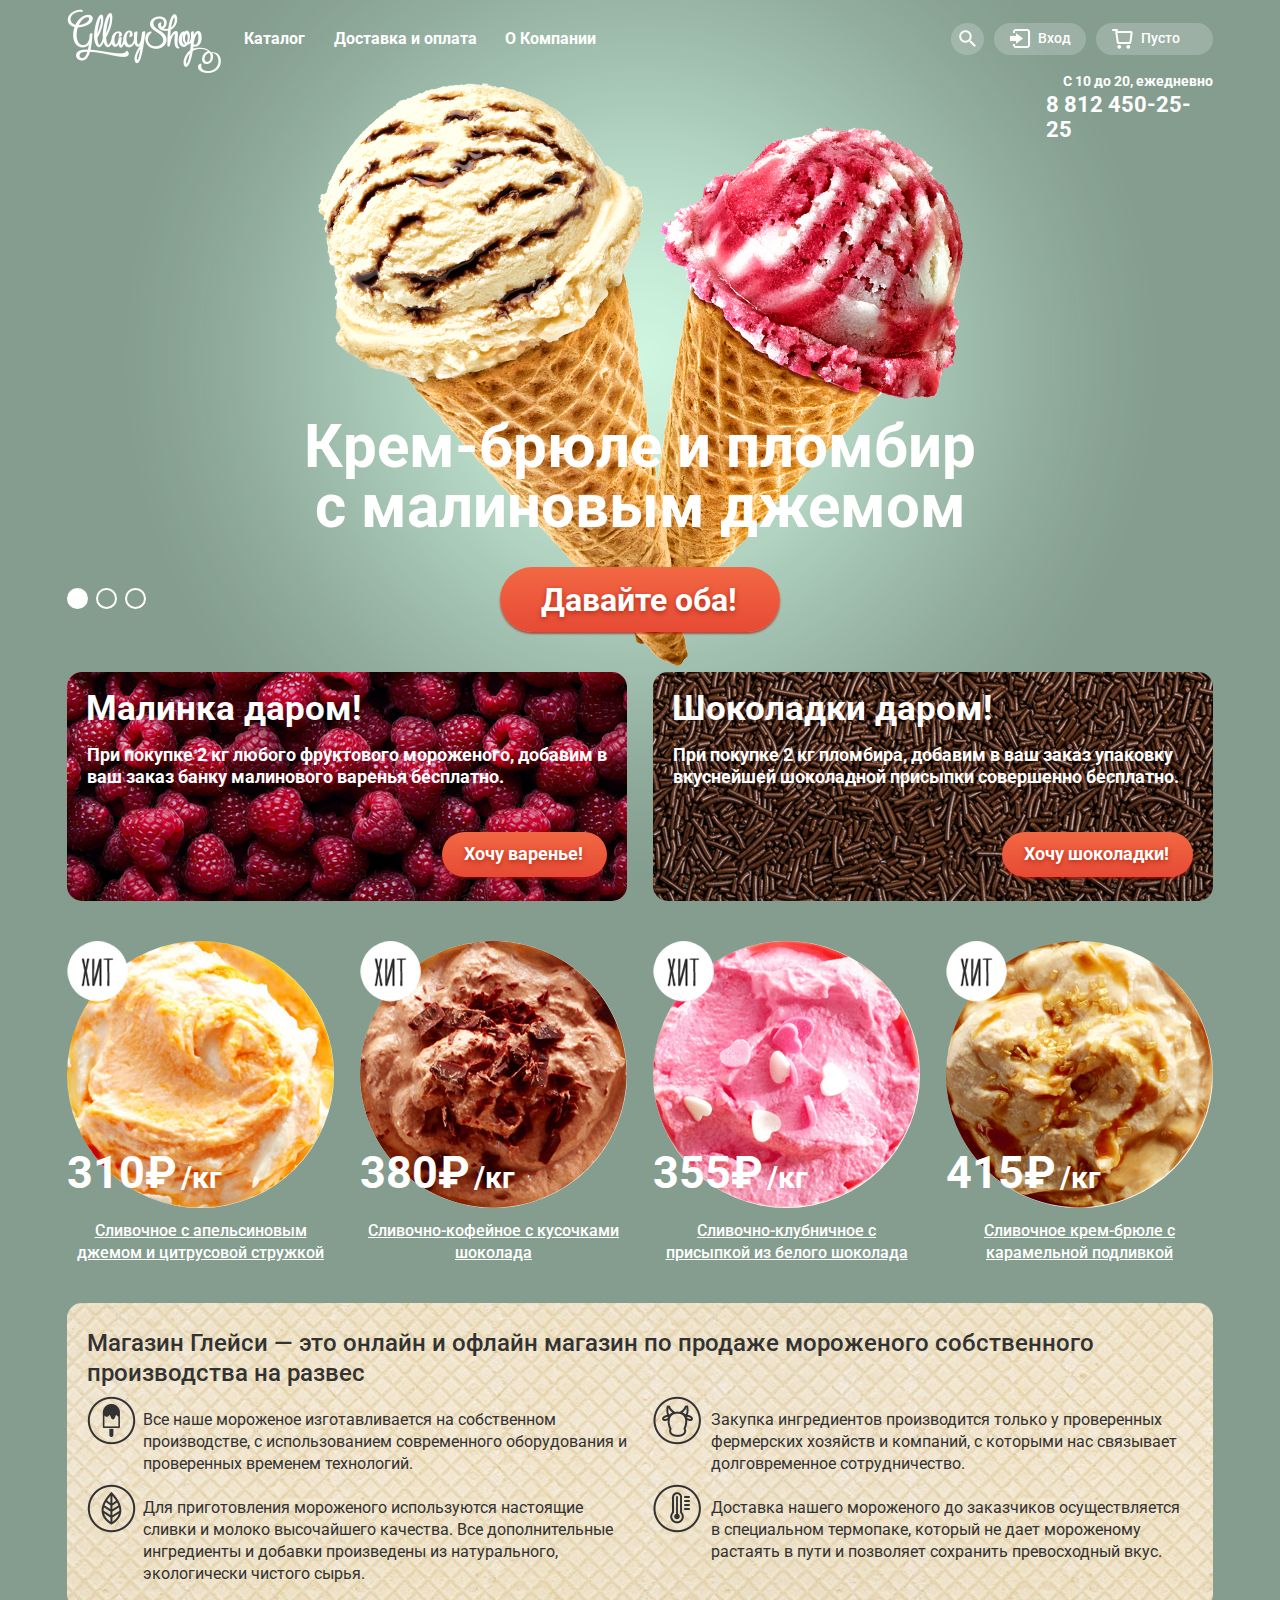
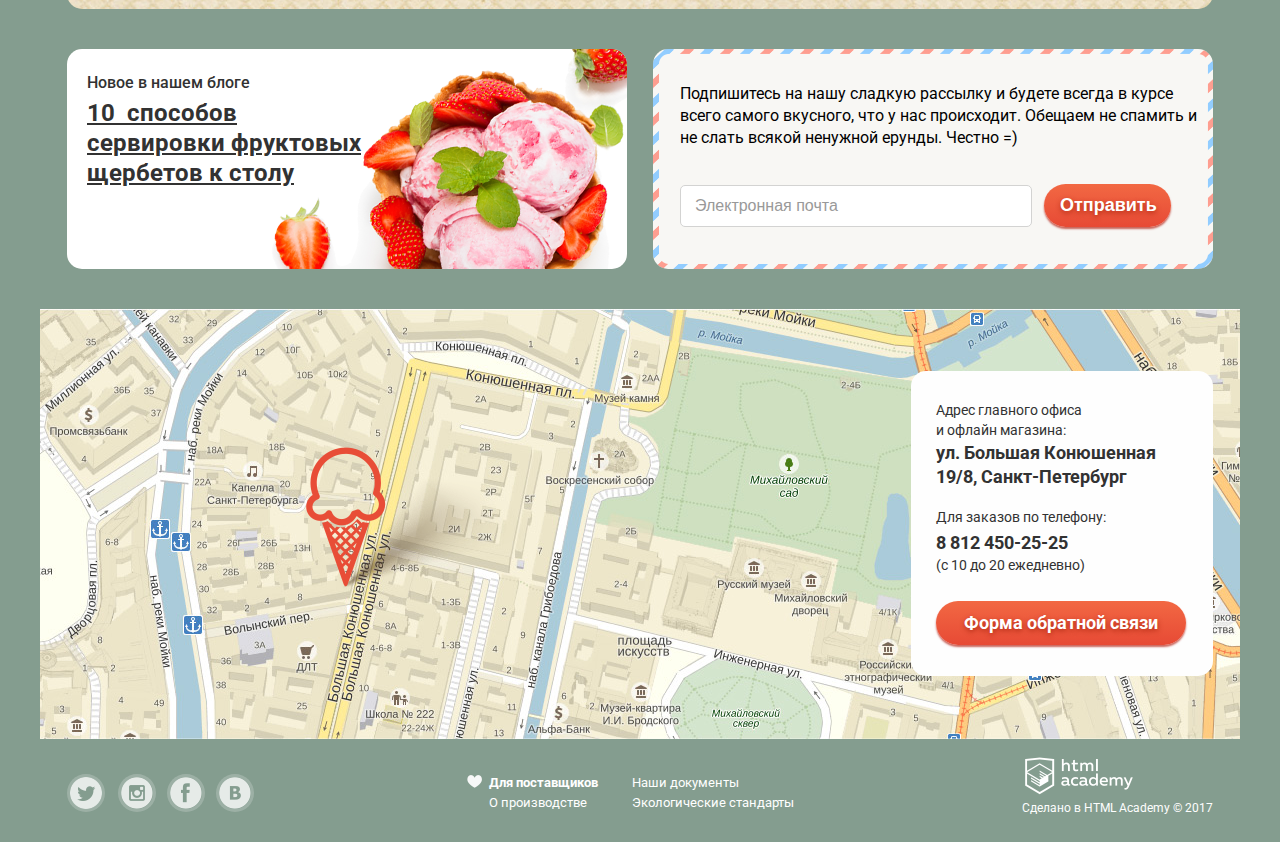
<file: index.html>
<!DOCTYPE html>
<html lang="ru">

<head>
  <meta charset="utf-8">
  <title>HTML Academy: Глейси</title>
  <link href="https://fonts.googleapis.com/css?family=Roboto:400,500,700&amp;subset=cyrillic" rel="stylesheet">
  <link href="css/normalize.css" rel="stylesheet">
  <link href="css/style.min.css" rel="stylesheet">
</head>

<body>
  <input type="radio" id="btn-1" name="toggle" checked>
  <input type="radio" id="btn-2" name="toggle">
  <input type="radio" id="btn-3" name="toggle">
  <div class="global-wrapper">
    <div class="wrapper">
      <header class="main-header">
        <div class="container clearfix">
          <nav class="main-navigation">
            <div class="main-logo">
              <a><img src="img/icon-logo.png" width="154" height="64" alt="Магазин 'Глейси'"></a>
            </div>
            <ul class="main-menu">
              <li><a class="menu-link-1" href="#">Каталог</a>
                <div class="menu-bridge">
                  <ul class="sub-menu">
                    <li><a class="top-link" href="#">Новинки</a></li>
                    <li><a class="sub-menu-link" href="catalog.html">Сливочное</a></li>
                    <li><a class="sub-menu-link" href="#">Щербеты</a></li>
                    <li><a class="sub-menu-link" href="#">Фруктовый лед</a></li>
                    <li><a class="bottom-link" href="#">Мелорин</a></li>
                  </ul>
                </div>
              </li>
              <li><a class="menu-link-2" href="#">Доставка и оплата</a></li>
              <li><a class="menu-link-3" href="#">О Компании</a></li>
            </ul>
          </nav>
          <div class="user-block">
            <div class="user-block-search">
              <a class="user-block-btn search" href="#">Поиск</a>
              <div class="search-field">
                <form action="https://echo.htmlacademy.ru" method="post">
                  <div class="input-wrapper">
                    <input class="input-style" type="text" name="search" id="search" placeholder="Что ищем?" required>
                    <label for="search">Что ищем?</label>
                  </div>
                </form>
              </div>
            </div>
            <div class="user-block-login">
              <a class="user-block-btn login" href="#">Вход</a>
              <div class="login-field">
                <form action="https://echo.htmlacademy.ru" method="post">
                  <div class="input-wrapper">
                    <input class="input-style" type="email" name="email" id="email-1" placeholder="Электронная почта" required>
                    <label for="email-1">Электронная почта</label>
                  </div>
                  <div class="input-wrapper">
                    <input class="input-style" type="password" name="password" id="password" placeholder="Пароль" required>
                    <label for="password">Пароль</label>
                  </div>
                </form>
                <a class="login-btn red-btn" href="#">Войти</a>
                <div class="login-field-links">
                  <p class="field-link-1"><a class="black-link" href="#">Забыли пароль?</a></p>
                  <p class="field-link-2"><a class="black-link" href="#">Новая регистрация</a></p>
                </div>
              </div>
            </div>
            <a class="user-block-btn cart" href="#">Пусто</a>
          </div>
          <div class="header-contacts">
            <p>С 10 до 20, ежедневно</p>
            <span>8 812 450-25-25</span>
          </div>
        </div>
        <div class="slider">
          <div class="slide" id="slide-1">
            <div class="slide-title">Крем-брюле и пломбир с малиновым джемом
            </div>
            <a class="slide-btn" href="#">Давайте оба!</a>
          </div>
          <div class="slide" id="slide-2">
            <div class="slide-title">Шоколадный пломбир и лимонный сорбет
            </div>
            <a class="slide-btn" href="#">Давайте оба!</a>
          </div>
          <div class="slide" id="slide-3">
            <div class="slide-title">Пломбир с помадкой и клубничный щербет
            </div>
            <a class="slide-btn" href="#">Давайте оба!</a>
          </div>
          <div class="slider-controls">
            <label for="btn-1"></label>
            <label for="btn-2"></label>
            <label for="btn-3"></label>
          </div>
        </div>
      </header>
      <main>
        <div class="container">
          <section class="special-offers clearfix">
            <article class="special-item-left">
              <h2>Малинка даром!</h2>
              <p>При покупке 2 кг любого фруктового мороженого, добавим в ваш заказ банку малинового варенья бесплатно.</p>
              <a class="special-offer-btn red-btn" href="#">Хочу варенье!</a>
            </article>
            <article class="special-item-right">
              <h2>Шоколадки даром!</h2>
              <p>При покупке 2 кг пломбира, добавим в ваш заказ упаковку вкуснейшей шоколадной присыпки совершенно бесплатно.</p>
              <a class="special-offer-btn red-btn" href="#">Хочу шоколадки!</a>
            </article>
          </section>
          <section class="best-offers clearfix">
            <article class="offer-item hit-item">
              <img src="img/index-img-1.jpg" width="267" height="267" alt="Хит продаж">
              <p class="item-price">310&#8381;<span>/кг</span></p>
              <a class="item-link red-link" href="#">Сливочное с апельсиновым джемом и цитрусовой стружкой</a>
              <a class="hidden-btn red-btn" href="#">Быстрый просмотр</a>
            </article>
            <article class="offer-item hit-item">
              <img src="img/index-img-2.jpg" width="267" height="267" alt="Хит продаж">
              <p class="item-price">380&#8381;<span>/кг</span></p>
              <a class="item-link red-link" href="#">Сливочно-кофейное с кусочками шоколада</a>
              <a class="hidden-btn red-btn" href="#">Быстрый просмотр</a>
            </article>
            <article class="offer-item hit-item">
              <img src="img/index-img-3.jpg" width="267" height="267" alt="Хит продаж">
              <p class="item-price">355&#8381;<span>/кг</span></p>
              <a class="item-link red-link" href="#">Сливочно-клубничное с присыпкой из белого шоколада</a>
              <a class="hidden-btn red-btn" href="#">Быстрый просмотр</a>
            </article>
            <article class="offer-item hit-item">
              <img src="img/index-img-4.jpg" width="267" height="267" alt="Хит продаж">
              <p class="item-price">415&#8381;<span>/кг</span></p>
              <a class="item-link red-link" href="#">Сливочное крем-брюле с карамельной подливкой</a>
              <a class="hidden-btn red-btn" href="#">Быстрый просмотр</a>
            </article>
          </section>
          <section class="main-description clearfix">
            <h1>Магазин Глейси — это онлайн и офлайн магазин по продаже мороженого собственного производства на развес</h1>
            <div class="description-1">
              <p>Все наше мороженое изготавливается на собственном производстве, с использованием современного оборудования и проверенных временем технологий.</p>
            </div>
            <div class="description-2">
              <p>Закупка ингредиентов производится только у проверенных фермерских хозяйств и компаний, с которыми нас связывает долговременное сотрудничество.</p>
            </div>
            <div class="description-3">
              <p>Для приготовления мороженого используются настоящие сливки и молоко высочайшего качества. Все дополнительные ингредиенты и добавки произведены из натурального, экологически чистого сырья.</p>
            </div>
            <div class="description-4">
              <p>Доставка нашего мороженого до заказчиков осуществляется в специальном термопаке, который не дает мороженому растаять в пути и позволяет сохранить превосходный вкус.</p>
            </div>
          </section>
          <section class="news clearfix">
            <article class="news-item-left">
              <h2 class="news-title">Новое в нашем блоге</h2>
              <a class="blog-link black-link" href="#">
                <p>10&nbsp; способов сервировки фруктовых щербетов к столу</p>
              </a>
            </article>
            <article class="news-item-right">
              <p>Подпишитесь на нашу сладкую рассылку и будете всегда в курсе всего самого вкусного, что у нас происходит. Обещаем не спамить и не слать всякой ненужной ерунды. Честно =)</p>
              <form action="https://echo.htmlacademy.ru" method="post">
                <div class="input-wrapper">
                  <input class="input-style" type="email" name="email" id="email-2" value="" placeholder="Электронная почта" required>
                  <label for="email-2">Электронная почта</label>
                  <input class="red-btn" type="submit" value="Отправить">
                </div>
              </form>
            </article>
          </section>
        </div>
        <div class="map">
          <div class="google-map">
            <iframe src="https://www.google.com/maps/embed?pb=!1m18!1m12!1m3!1d1998.5991043651616!2d30.320894615892275!3d59.938794181876204!2m3!1f0!2f0!3f0!3m2!1i1024!2i768!4f13.1!3m3!1m2!1s0x4696310fca5ba729%3A0xea9c53d4493c879f!2z0JHQvtC70YzRiNCw0Y8g0JrQvtC90Y7RiNC10L3QvdCw0Y8g0YPQuy4sIDE5LCDQodCw0L3QutGCLdCf0LXRgtC10YDQsdGD0YDQsywgMTkxMTg2!5e0!3m2!1sru!2sru!4v1487637428222" width="1200" height="430" style="border:0" allowfullscreen></iframe>
          </div>
          <img src="img/index-map.jpg" width="1200" height="430" alt="Схема проезда">
          <div class="map-contacts">
            <div class="contacts-information">
              <p class="contacts-regular">Адрес главного офиса
                <br>и офлайн магазина:</p>
              <p class="contacts-bold">ул. Большая Конюшенная
                <br>19/8, Санкт-Петербург</p>
              <p class="contacts-regular">Для заказов по телефону:</p>
              <p class="contacts-bold">8 812 450-25-25</p>
              <p class="contacts-regular">(с 10 до 20 ежедневно)</p>
            </div>
            <a class="feedback-btn red-btn" href="writeus.html">Форма обратной связи</a>
          </div>
          <div class="modal-background"></div>
          <div class="modal-field">
            <button class="modal-field-close" type="button" title="Закрыть">Закрыть</button>
            <p>Мы обязательно вам ответим!</p>
            <form class="modal-form" action="https://echo.htmlacademy.ru" method="post">
              <div class="input-wrapper">
                <input class="input-style" type="text" name="username" id="username" placeholder="Как вас зовут?" required>
                <label for="username">Как вас зовут?</label>
              </div>
              <div class="input-wrapper">
                <input class="input-style" type="email" name="email" id="email-3" placeholder="Ваша почта для ответа?" required>
                <label for="email-3">Ваша почта для ответа?</label>
              </div>
              <div class="input-wrapper">
                <textarea class="input-style" name="text" id="text" placeholder="Напишите что-нибудь..." required></textarea>
                <label for="text">Напишите что-нибудь...</label>
              </div>
              <input class="red-btn" type="submit" value="Отправить">
            </form>
          </div>
        </div>
      </main>
      <footer class="main-footer">
        <div class="container clearfix">
          <section class="footer-social">
            <a class="social-btn twitter-btn" href="#">Twitter</a>
            <a class="social-btn instagram-btn" href="#">Instagram</a>
            <a class="social-btn facebook-btn" href="#">Facebook</a>
            <a class="social-btn vkontakte-btn" href="#">Vkontakte</a>
          </section>
          <section class="footer-about">
            <div class="footer-links">
              <a class="first-link red-link" href="#">Для поставщиков</a>
              <a class="red-link" href="#">О производстве</a>
            </div>
            <div class="footer-links">
              <a class="third-link red-link" href="#">Наши документы</a>
              <a class="red-link" href="#">Экологические стандарты</a>
            </div>
          </section>
          <section class="footer-copyright">
            <p>Сделано в <a class="red-link" href="https://htmlacademy.ru/">HTML Academy</a> &#169; 2017</p>
          </section>
        </div>
      </footer>
    </div>
  </div>
  <script src="js/script.min.js"></script>
</body>

</html>
</file>
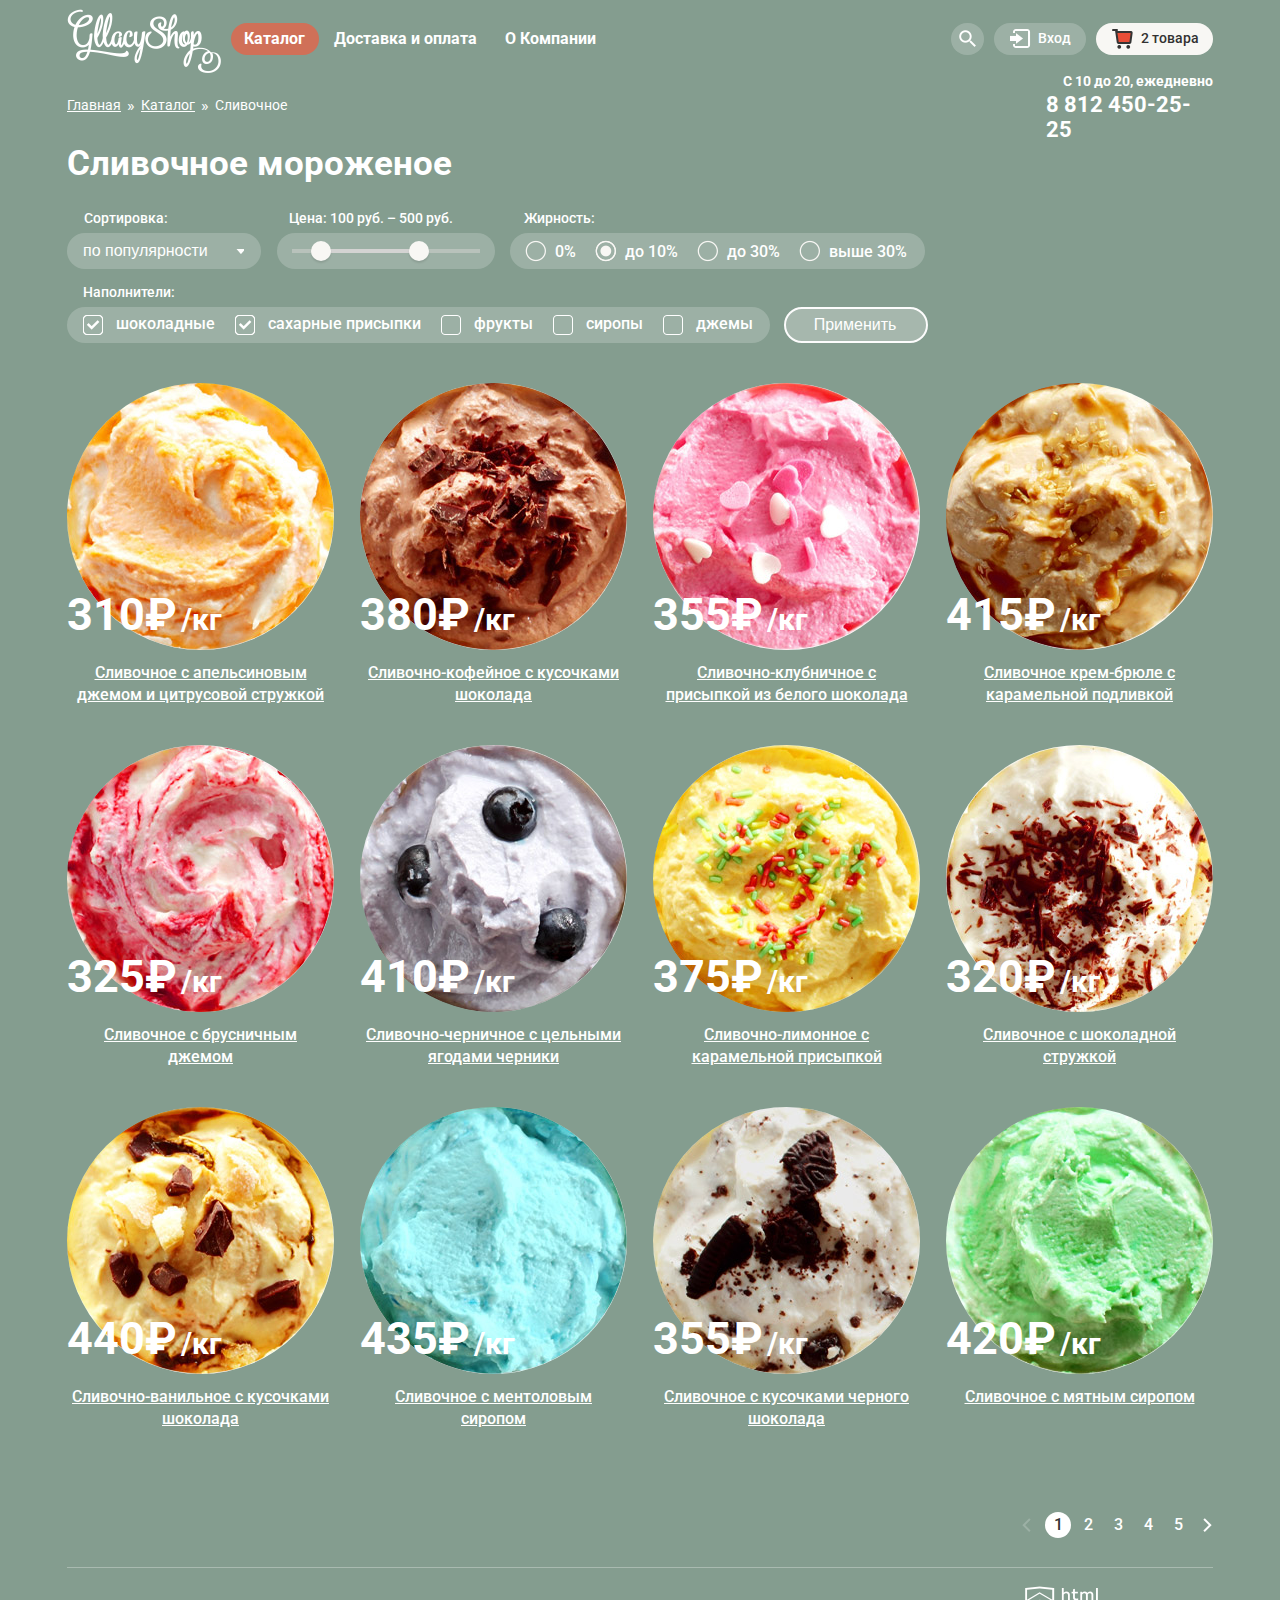
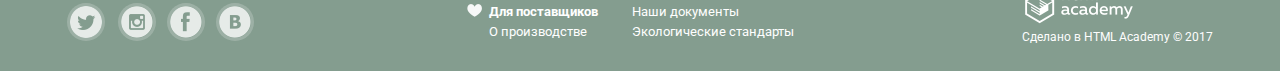
<file: catalog.html>
<!DOCTYPE html>
<html lang="ru">

<head>
  <meta charset="utf-8">
  <title>HTML Academy: Каталог Глейси</title>
  <link href="https://fonts.googleapis.com/css?family=Roboto:400,500,700&amp;subset=cyrillic" rel="stylesheet">
  <link href="css/normalize.css" rel="stylesheet">
  <link href="css/style.min.css" rel="stylesheet">
</head>

<body>
  <div class="wrapper">
    <header class="main-header">
      <div class="container clearfix">
        <nav class="main-navigation">
          <div class="main-logo">
            <a href="index.html"><img src="img/icon-logo.png" width="154" height="64" alt="Магазин 'Глейси'"></a>
          </div>
          <ul class="main-menu">
            <li><a class="menu-link-red" href="#">Каталог</a>
              <div class="menu-bridge">
                <ul class="sub-menu">
                  <li><a class="top-link" href="#">Новинки</a></li>
                  <li><a class="red-condition">Сливочное</a></li>
                  <li><a class="sub-menu-link" href="#">Щербеты</a></li>
                  <li><a class="sub-menu-link" href="#">Фруктовый лед</a></li>
                  <li><a class="bottom-link" href="#">Мелорин</a></li>
                </ul>
              </div>
            </li>
            <li><a class="menu-link-2" href="#">Доставка и оплата</a></li>
            <li><a class="menu-link-3" href="#">О Компании</a></li>
          </ul>
        </nav>
        <div class="user-block">
          <div class="user-block-search">
            <a class="user-block-btn search" href="#">Поиск</a>
            <div class="search-field">
              <form action="https://echo.htmlacademy.ru" method="post">
                <div class="input-wrapper">
                  <input class="input-style" type="text" name="search" id="search" placeholder="Что ищем?" required>
                  <label for="search">Что ищем?</label>
                </div>
              </form>
            </div>
          </div>
          <div class="user-block-login">
            <a class="user-block-btn login" href="#">Вход</a>
            <div class="login-field">
              <form action="https://echo.htmlacademy.ru" method="post">
                <div class="input-wrapper">
                  <input class="input-style" type="email" name="email" id="email" placeholder="Электронная почта" required>
                  <label for="email">Электронная почта</label>
                </div>
              </form>
              <form action="https://echo.htmlacademy.ru" method="post">
                <div class="input-wrapper">
                  <input class="input-style" type="password" name="password" id="password" placeholder="Пароль" required>
                  <label for="password">Пароль</label>
                </div>
              </form>
              <a class="login-btn red-btn" href="#">Войти</a>
              <div class="login-field-links">
                <p class="field-link-1"><a class="black-link" href="#">Забыли пароль?</a></p>
                <p class="field-link-2"><a class="black-link" href="#">Новая регистрация</a></p>
              </div>
            </div>
          </div>
          <div class="user-block-cart">
            <a class="user-block-btn cart-2" href="#">2 товара</a>
            <div class="cart-field">
              <table class="cart-table">
                <tr>
                  <td class="cell-button">
                    <button type="button" value="delete-item"></button>
                  </td>
                  <td class="cell-img-1"></td>
                  <td class="cell-description-1">Пломбир с апельсиновым джемом</td>
                  <td class="cell-amount">1,5 кг x <span>200 руб.</span></td>
                  <td class="cell-total">300 руб.</td>
                </tr>
                <tr>
                  <td class="cell-button">
                    <button type="button" value="delete-item"></button>
                  </td>
                  <td class="cell-img-2"></td>
                  <td class="cell-description-2">Клубничный пломбир с присыпкой из белого шоколада</td>
                  <td class="cell-amount">1,5 кг x <span>300 руб.</span></td>
                  <td class="cell-total">450 руб.</td>
                </tr>
              </table>
              <p class="table-sum">Итого: 750 руб.</p>
              <a class="cart-field-btn red-btn" href="#">Оформить заказ</a>
            </div>
          </div>
        </div>
        <div class="header-contacts-catalog">
          <p>С 10 до 20, ежедневно</p>
          <span>8 812 450-25-25</span>
        </div>
        <div class="breadcrumbs">
          <a class="breadcrumb-item red-link" href="index.html">Главная</a>
          <a class="breadcrumb-item red-link" href="#">Каталог</a>
          <a class="breadcrumb-current">Сливочное</a>
        </div>
      </div>
    </header>
    <main>
      <div class="container">
        <h1 class="catalog-title">Сливочное мороженое</h1>
        <div class="filter-block clearfix">
          <form class="main-filter" action="https://echo.htmlacademy.ru" method="post">
            <div class="filter-sorting">
              <label for="sorting">Сортировка:</label>
              <select name="sorting" id="sorting">
                <option value="popularity">по популярности</option>
                <option value="popularity">сначала недорогие</option>
                <option value="popularity">сначала дорогие</option>
                <option value="popularity">по жирности</option>
              </select>
            </div>
            <div class="filter-price">
              <label>Цена: 100 руб. – 500 руб.</label>
              <div class="filter-price-ranger">
                <div class="scale-bar-1"></div>
                <div class="scale-bar-2"></div>
                <div class="toggle-roller-1"></div>
                <div class="toggle-roller-2"></div>
              </div>
            </div>
            <div class="filter-fatness">
              <label>Жирность:</label>
              <div class="fatness-content">
                <input type="radio" id="fatness-1" name="fatness-value" value="fatness-1">
                <label for="fatness-1">0%</label>
                <input type="radio" id="fatness-2" name="fatness-value" value="fatness-2" checked>
                <label for="fatness-2">до 10%</label>
                <input type="radio" id="fatness-3" name="fatness-value" value="fatness-3">
                <label for="fatness-3">до 30%</label>
                <input type="radio" id="fatness-4" name="fatness-value" value="fatness-4">
                <label for="fatness-4">выше 30%</label>
              </div>
            </div>
            <div class="filter-ingredients">
              <label>Наполнители:</label>
              <div class="ingredients-content">
                <input type="checkbox" id="chocolate" name="fillers" value="chocolate" checked>
                <label for="chocolate">шоколадные</label>
                <input type="checkbox" id="sugar" name="fillers" value="sugar" checked>
                <label for="sugar">сахарные присыпки</label>
                <input type="checkbox" id="fruit" name="fillers" value="fruit">
                <label for="fruit">фрукты</label>
                <input type="checkbox" id="syrup" name="fillers" value="syrup">
                <label for="syrup">сиропы</label>
                <input type="checkbox" id="jam" name="fillers" value="jam">
                <label for="jam">джемы</label>
              </div>
            </div>
            <div class="filter-button">
              <input class="filter-btn" type="submit" value="Применить">
            </div>
          </form>
        </div>
        <section class="catalog-offers clearfix">
          <!-- ПЕРВЫЙ РЯД -->
          <article class="offer-item">
            <img src="img/catalog-img-1.jpg" width="267" height="267" alt="icecream-1.jpg">
            <p class="item-price">310&#8381;<span>/кг</span></p>
            <div class="item-description">
              <a class="item-link red-link" href="#">Сливочное с апельсиновым джемом и цитрусовой стружкой</a>
              <a class="hidden-btn red-btn" href="#">Быстрый просмотр</a>
            </div>
          </article>
          <article class="offer-item">
            <img src="img/catalog-img-2.jpg" width="267" height="267" alt="icecream-2.jpg">
            <p class="item-price">380&#8381;<span>/кг</span></p>
            <div class="item-description">
              <a class="item-link red-link" href="#">Сливочно-кофейное с кусочками шоколада</a>
              <a class="hidden-btn red-btn" href="#">Быстрый просмотр</a>
            </div>
          </article>
          <article class="offer-item">
            <img src="img/catalog-img-3.jpg" width="267" height="267" alt="icecream-3.jpg">
            <p class="item-price">355&#8381;<span>/кг</span></p>
            <div class="item-description">
              <a class="item-link red-link" href="#">Сливочно-клубничное с присыпкой из белого шоколада</a>
              <a class="hidden-btn red-btn" href="#">Быстрый просмотр</a>
            </div>
          </article>
          <article class="offer-item">
            <img src="img/catalog-img-4.jpg" width="267" height="267" alt="icecream-4.jpg">
            <p class="item-price">415&#8381;<span>/кг</span></p>
            <div class="item-description">
              <a class="item-link red-link" href="#">Сливочное крем-брюле с карамельной подливкой</a>
              <a class="hidden-btn red-btn" href="#">Быстрый просмотр</a>
            </div>
          </article>
          <article class="offer-item">
            <img src="img/catalog-img-5.jpg" width="267" height="267" alt="icecream-5.jpg">
            <p class="item-price">325&#8381;<span>/кг</span></p>
            <div class="item-description">
              <a class="item-link red-link" href="#">Сливочное с брусничным джемом</a>
              <a class="hidden-btn red-btn" href="#">Быстрый просмотр</a>
            </div>
          </article>
          <article class="offer-item">
            <img src="img/catalog-img-6.jpg" width="267" height="267" alt="icecream-6.jpg">
            <p class="item-price">410&#8381;<span>/кг</span></p>
            <div class="item-description">
              <a class="item-link red-link" href="#">Сливочно-черничное с цельными ягодами черники</a>
              <a class="hidden-btn red-btn" href="#">Быстрый просмотр</a>
            </div>
          </article>
          <article class="offer-item">
            <img src="img/catalog-img-7.jpg" width="267" height="267" alt="icecream-7.jpg">
            <p class="item-price">375&#8381;<span>/кг</span></p>
            <div class="item-description">
              <a class="item-link red-link" href="#">Сливочно-лимонное с карамельной присыпкой</a>
              <a class="hidden-btn red-btn" href="#">Быстрый просмотр</a>
            </div>
          </article>
          <article class="offer-item">
            <img src="img/catalog-img-8.jpg" width="267" height="267" alt="icecream-8.jpg">
            <p class="item-price">320&#8381;<span>/кг</span></p>
            <div class="item-description">
              <a class="item-link red-link" href="#">Сливочное с шоколадной стружкой</a>
              <a class="hidden-btn red-btn" href="#">Быстрый просмотр</a>
            </div>
          </article>
          <!-- ТРЕТИЙ РЯД -->
          <article class="offer-item">
            <img src="img/catalog-img-9.jpg" width="267" height="267" alt="icecream-9.jpg">
            <p class="item-price">440&#8381;<span>/кг</span></p>
            <div class="item-description">
              <a class="item-link red-link" href="#">Сливочно-ванильное с кусочками шоколада</a>
              <a class="hidden-btn red-btn" href="#">Быстрый просмотр</a>
            </div>
          </article>
          <article class="offer-item">
            <img src="img/catalog-img-10.jpg" width="267" height="267" alt="icecream-10.jpg">
            <p class="item-price">435&#8381;<span>/кг</span></p>
            <div class="item-description">
              <a class="item-link red-link" href="#">Сливочное с ментоловым сиропом</a>
              <a class="hidden-btn red-btn" href="#">Быстрый просмотр</a>
            </div>
          </article>
          <article class="offer-item">
            <img src="img/catalog-img-11.jpg" width="267" height="267" alt="icecream-11.jpg">
            <p class="item-price">355&#8381;<span>/кг</span></p>
            <div class="item-description">
              <a class="item-link red-link" href="#">Сливочное с кусочками черного шоколада</a>
              <a class="hidden-btn red-btn" href="#">Быстрый просмотр</a>
            </div>
          </article>
          <article class="offer-item red-link">
            <img src="img/catalog-img-12.jpg" width="267" height="267" alt="icecream-12.jpg">
            <p class="item-price">420&#8381;<span>/кг</span></p>
            <div class="item-description">
              <a class="item-link red-link" href="#">Сливочное с мятным сиропом</a>
              <a class="hidden-btn red-btn" href="#">Быстрый просмотр</a>
            </div>
          </article>
        </section>
        <div class="paginator">
          <a class="disabled-link">Назад</a>
          <a class="active-link" href="#">1</a>
          <a class="paginator-link" href="#">2</a>
          <a class="paginator-link" href="#">3</a>
          <a class="paginator-link" href="#">4</a>
          <a class="paginator-link" href="#">5</a>
          <a class="next-link" href="#">Вперед</a>
        </div>
      </div>
    </main>
    <footer class="main-footer">
      <div class="container clearfix">
        <section class="footer-social">
          <a class="social-btn twitter-btn" href="#">Twitter</a>
          <a class="social-btn instagram-btn" href="#">Instagram</a>
          <a class="social-btn facebook-btn" href="#">Facebook</a>
          <a class="social-btn vkontakte-btn" href="#">Vkontakte</a>
        </section>
        <section class="footer-about">
          <div class="footer-links">
            <a class="first-link red-link" href="#">Для поставщиков</a>
            <a class="red-link" href="#">О производстве</a>
          </div>
          <div class="footer-links">
            <a class="third-link red-link" href="#">Наши документы</a>
            <a class="red-link" href="#">Экологические стандарты</a>
          </div>
        </section>
        <section class="footer-copyright">
          <p>Сделано в <a class="red-link" href="https://htmlacademy.ru/">HTML Academy</a> &#169; 2017</p>
        </section>
      </div>
    </footer>
  </div>
</body>

</html>
</file>
<file: css/style.min.css>
body{font-size:16px;line-height:22px;color:#fff;font-weight:400;font-family:"Roboto","Arial",sans-serif;background-color:#849d8f}body > input[type="radio"]{display:none}.clearfix::after{content:"";display:table;clear:both}.global-wrapper{background-repeat:no-repeat;background-position:top center}.wrapper{width:1200px;margin:0 auto}.container{padding:0 27px}.red-btn{display:inline-block;font-size:18px;line-height:24px;font-weight:700;color:#fff;text-decoration:none;text-shadow:0 2px 5px rgba(160,32,11,0.76);background:#f26843;background:-moz-linear-gradient(top,#f26843 0%,#e74a35 100%);background:-webkit-linear-gradient(top,#f26843 0%,#e74a35 100%);background:linear-gradient(to bottom,#f26843 0%,#e74a35 100%);border-radius:100px;box-shadow:0 2px 2px rgba(172,16,0,0.64)}.red-btn:hover{background:-moz-linear-gradient(top,#f58669 0%,#ec6f5e 100%);background:-webkit-linear-gradient(top,#f58669 0%,#ec6f5e 100%);background:linear-gradient(to bottom,#f58669 0%,#ec6f5e 100%);box-shadow:0 2px 2px rgba(172,16,0,1)}.red-btn:active{background:-moz-linear-gradient(top,#d84732 0%,#e1613e 100%);background:-webkit-linear-gradient(top,#d84732 0%,#e1613e 100%);background:linear-gradient(to bottom,#d84732 0%,#e1613e 100%);box-shadow:inset 0 2px 2px rgba(172,16,0,1)}.red-link:hover{color:#ffbc9e}.red-link:active{color:#ffbc9e}.black-link:hover{color:#e84d37}.black-link:active{color:#e84d37}.input-wrapper{position:relative}.input-style{color:#323232;font-size:16px;line-height:24px;font-weight:700;outline:none;border:1px solid #d3d3d2}.input-style + label{display:inline-block;position:absolute;top:-15px;left:15px;color:#999;font-size:11px;line-height:13px;font-weight:400;vertical-align:top}.input-style:hover{border:2px solid #c7c6c5}.input-style:focus{border:2px solid #8fbdec;font-weight:700}.input-style::-webkit-input-placeholder{color:#999;font-weight:400}.input-style::-moz-placeholder{color:#999;font-weight:400}.input-style:-moz-placeholder{color:#999;font-weight:400}.input-style:-ms-input-placeholder{color:#999;font-weight:400}.input-style:focus::-webkit-input-placeholder{color:transparent}.input-style:focus::-moz-placeholder{color:transparent}.input-style:focus:-moz-placeholder{color:transparent}.input-style:focus:-ms-input-placeholder{color:transparent}.input-style:invalid + label{display:none}.input-style:focus + label{display:inline-block;color:#5b9ddf}@-webkit-keyframes bounce{0%{-webkit-transform:translateY(-2000px);transform:translateY(-2000px)}70%{-webkit-transform:translateY(30px);transform:translateY(30px)}90%{-webkit-transform:translateY(-10px);transform:translateY(-10px)}100%{-webkit-transform:translateY(0);transform:translateY(0)}}@keyframes bounce{0%{-webkit-transform:translateY(-2000px);transform:translateY(-2000px)}70%{-webkit-transform:translateY(30px);transform:translateY(30px)}90%{-webkit-transform:translateY(-10px);transform:translateY(-10px)}100%{-webkit-transform:translateY(0);transform:translateY(0)}}@-webkit-keyframes shake{0%,100%{-webkit-transform:translateX(0);transform:translateX(0)}10%,30%,50%,70%,90%{-webkit-transform:translateX(-10px);transform:translateX(-10px)}20%,40%,60%,80%{-webkit-transform:translateX(10px);transform:translateX(10px)}}@keyframes shake{0%,100%{-webkit-transform:translateX(0);transform:translateX(0)}10%,30%,50%,70%,90%{-webkit-transform:translateX(-10px);transform:translateX(-10px)}20%,40%,60%,80%{-webkit-transform:translateX(10px);transform:translateX(10px)}}.main-navigation{max-width:853px}.main-logo{float:left;width:154px;margin-top:9px}.main-menu{float:left;width:687px;padding:0;margin-left:10px;margin-top:23px}.main-menu ul{margin:0;padding:0;list-style:none;font-size:0}.main-menu > li{position:relative;display:inline-block;vertical-align:top}.main-menu a{display:block;text-decoration:none;color:#fff;font-size:16px;line-height:18px;font-weight:700;padding:7px 14px 7px 13px}.main-menu .menu-link-red{border-radius:35px;background-color:#d07058}.main-menu .menu-link-2{padding-left:11px}.main-menu .menu-link-3{padding-left:10px}.main-menu a:hover{color:#333;border-radius:35px;background:#f7f6f3}.main-menu > a:active{-moz-box-shadow:inset 0 2px 1px 0 rgba(105,105,105,1);-webkit-box-shadow:inset 0 2px 1px 0 rgba(105,105,105,1);box-shadow:inset 0 2px 1px 0 rgba(105,105,105,1)}.menu-bridge{width:60px;height:5px}.sub-menu{position:absolute;display:none;top:37px;left:-7px;z-index:50;width:143px;height:171px;margin:0;padding:0;list-style:none;background-color:#f8f7f4;border-radius:5px;box-sizing:border-box}.sub-menu::before{position:absolute;content:"";z-index:40;top:38px;left:6px;width:128px;height:1px;background-color:rgba(53,53,53,0.2)}.main-menu > li:hover .sub-menu{display:block}.sub-menu a{display:block;padding-left:21px;text-decoration:none;color:#323232;font-size:14px;line-height:16px;font-weight:400}.sub-menu .red-condition{display:block;padding-left:21px;text-decoration:none;color:#fff;font-size:14px;line-height:16px;font-weight:400}.sub-menu .top-link{padding-top:11px;padding-bottom:11px;color:#323232;font-size:14px;line-height:16px;font-weight:700}.sub-menu .sub-menu-link{padding-top:10px;padding-bottom:5px}.sub-menu .bottom-link{padding-top:10px;padding-bottom:14px}.sub-menu .sub-menu-link:hover{color:#333;background-color:#fbded7;border-radius:0}.sub-menu .top-link:hover{border-radius:5px 5px 0 0;background-color:#fbded7}.sub-menu .bottom-link:hover{border-radius:0 0 5px 5px;background-color:#fbded7}.sub-menu .sub-menu-link:active{color:#333;background-color:#f6b5a5;border-radius:0}.sub-menu .top-link:active{border-radius:5px 5px 0 0;background-color:#f6b5a5}.sub-menu .bottom-link:active{border-radius:0 0 5px 5px;background-color:#f6b5a5}.red-condition{background-color:#d07058}.sub-menu .red-condition:hover{color:#fff;background-color:#d07058;border-radius:0}.user-block{float:right;height:32px;font-size:0;margin-top:23px}.user-block-btn{padding-top:7px;padding-bottom:8px;color:#fff;font-size:14px;line-height:16px;font-weight:500;text-decoration:none;vertical-align:top}.user-block .search{text-indent:-3000px}.user-block-search{position:relative;display:inline-block;height:36px;margin:0;padding:0;vertical-align:top}.user-block .login{padding-left:44px;padding-right:16px}.user-block-login{position:relative;display:inline-block;height:36px;margin:0;padding:0;vertical-align:top}.user-block .cart{padding-left:45px;padding-right:10px}.user-block .cart-2{padding-left:45px;padding-right:10px}.user-block-cart{position:relative;display:inline-block;height:36px;margin:0;padding:0;vertical-align:top}.search{position:relative;display:inline-block;width:33px;height:32px;margin-right:10px;margin-left:5px;vertical-align:top;background-color:rgba(255,255,255,0.2);border-radius:35px;box-sizing:border-box}.search-field{position:absolute;display:none;z-index:15;top:36px;right:10px;width:341px;background-color:#f8f7f4;border-radius:5px;box-sizing:border-box;padding:20px 15px}.search-field input[type="text"]{width:311px;height:44px;padding-left:14px;border-radius:5px;box-sizing:border-box}.user-block-search:hover .search-field{display:block}.search::before{content:"";position:absolute;width:17px;height:17px;top:7px;left:8px;background:url(../img/sprite.png) no-repeat;background-position:-10px -1137px}.search:hover::before{background:url(../img/sprite.png) no-repeat;background-position:-10px -1174px}.login{position:relative;display:inline-block;width:92px;height:32px;margin-right:10px;vertical-align:top;background-color:rgba(255,255,255,0.2);border-radius:35px;box-sizing:border-box}.login-field{position:absolute;display:none;z-index:40;top:36px;right:8px;width:277px;height:214px;background-color:#f8f7f4;border-radius:5px;box-sizing:border-box;padding:20px 17px 22px 19px}.login-field input[type="email"]{width:241px;height:44px;padding-left:14px;margin-bottom:20px;border-radius:5px;box-sizing:border-box}.login-field input[type="password"]{width:241px;height:44px;padding-left:14px;margin-bottom:16px;border-radius:5px;box-sizing:border-box}.login-btn{margin-top:4px;color:#fefefe;font-size:18px;line-height:24px;font-weight:700;border-radius:20px;padding:11px 25px 10px 24px}.login-field-links{float:right;width:120px;margin:0;padding-left:18px}.login-field-links a{display:inline-block;color:#323232;font-size:13px;line-height:24px;font-weight:400;vertical-align:top}.field-link-1{margin-top:3px}.field-link-2{margin-top:-3px}.user-block-login:hover .login-field{display:block}.login::before{content:"";position:absolute;width:21px;height:19px;top:6px;left:16px;background:url(../img/sprite.png) no-repeat;background-position:-10px -826px}.login:hover::before{background:url(../img/sprite.png) no-repeat;background-position:-10px -865px}.cart{position:relative;display:inline-block;width:117px;height:32px;margin-right:0;vertical-align:top;background-color:rgba(255,255,255,0.2);border-radius:35px;box-sizing:border-box}.cart-2{position:relative;display:inline-block;min-width:117px;height:32px;margin-right:0;color:#323232;vertical-align:top;background-color:#f8f7f4;border-radius:35px;box-sizing:border-box}.cart-field{position:absolute;display:none;z-index:50;top:36px;right:0;width:540px;height:242px;background-color:#f8f7f4;border-radius:5px;box-sizing:border-box;padding:20px 14px 21px 15px}.cart-table{width:511px;height:111px;color:#323232;font-size:13px;line-height:16px;font-weight:400;color:#000;border-collapse:collapse;border-bottom:1px solid #cacac7}.cell-button{width:10px;padding:7px 12px 30px 2px}.cart-table button{position:relative;width:10px;height:15px;border:none;background-color:#f8f7f4;cursor:pointer}.cart-table button::before{position:absolute;content:"";top:3px;left:-1px;width:10px;height:10px;background:url(../img/sprite.png) no-repeat;background-position:-10px -403px}.cell-img-1{width:33px;height:33px;background:url(../img/sprite.png) no-repeat;background-position:-10px -10px}.cell-img-2{width:33px;height:33px;background:url(../img/sprite.png) no-repeat;background-position:-10px -63px}.cell-description-1{width:229px;padding:0;padding-left:11px;padding-bottom:21px;color:#323232;font-size:13px;line-height:16px;font-weight:400}.cell-description-2{width:229px;padding:0;padding-left:11px;padding-bottom:9px;color:#323232;font-size:13px;line-height:16px;font-weight:400}.cell-amount{width:100px;padding-left:18px;padding-bottom:24px;color:#323232;font-size:13px;line-height:16px;font-weight:400}.cell-amount span{color:#999}.cell-total{padding-left:22px;padding-bottom:23px;color:#323232;font-size:13px;line-height:16px;font-weight:400}.table-sum{margin:14px 0;color:#323232;font-size:15px;line-height:18px;font-weight:700;text-align:right}.cart-field-btn{display:inline-block;float:right;margin:0;width:172px;height:45px;color:#fefefe;font-size:18px;line-height:24px;font-weight:700;box-sizing:border-box;vertical-align:top;padding:9px 7px 13px 15px}.user-block-cart:hover .cart-field{display:block}.cart::before{content:"";position:absolute;width:21px;height:20px;top:6px;left:16px;background:url(../img/sprite.png) no-repeat;background-position:-10px -116px}.cart:hover::before{background:url(../img/icon-basket-black.png) no-repeat}.cart-2::before{content:"";position:absolute;width:21px;height:20px;top:6px;left:16px;background:url(../img/sprite.png) no-repeat;background-position:-10px -156px}.user-block-btn:hover{color:#333;border-radius:35px;background:#f7f6f3}.header-contacts{float:right;width:167px;margin-top:18px;margin-bottom:4px;padding:0}.header-contacts p{margin:0;margin-bottom:4px;font-size:14px;line-height:16px;font-weight:700;text-align:right}.header-contacts span{font-size:22px;line-height:24px;font-weight:700;text-align:right}.header-contacts-catalog{float:right;width:167px;margin-top:18px;margin-bottom:0;padding:0}.header-contacts-catalog p{margin:0;margin-bottom:4px;font-size:14px;line-height:16px;font-weight:700;text-align:right}.header-contacts-catalog span{font-size:22px;line-height:24px;font-weight:700;text-align:right}.slider{position:relative;padding-left:27px;padding-right:27px;padding-top:270px;margin-bottom:40px;text-align:center;color:#fff}.slide{display:none}.slide-title{width:700px;margin:0 auto;margin-bottom:30px;font-size:60px;line-height:60px;font-weight:700}.slide-btn{display:inline-block;font-size:32px;line-height:44px;font-weight:700;vertical-align:top;color:#fff;text-decoration:none;text-shadow:0 2px 5px rgba(160,32,11,0.76);background:#f26843;background:-moz-linear-gradient(top,#f26843 0%,#e74a35 100%);background:-webkit-linear-gradient(top,#f26843 0%,#e74a35 100%);background:linear-gradient(to bottom,#f26843 0%,#e74a35 100%);border-radius:100px;box-shadow:0 2px 2px rgba(172,16,0,0.64);padding:11px 43px 10px 41px}.slide-btn:hover{background:-moz-linear-gradient(top,#f58669 0%,#ec6f5e 100%);background:-webkit-linear-gradient(top,#f58669 0%,#ec6f5e 100%);background:linear-gradient(to bottom,#f58669 0%,#ec6f5e 100%);box-shadow:0 2px 2px rgba(172,16,0,1)}.slide-btn:active{background:-moz-linear-gradient(top,#d84732 0%,#e1613e 100%);background:-webkit-linear-gradient(top,#d84732 0%,#e1613e 100%);background:linear-gradient(to bottom,#d84732 0%,#e1613e 100%);box-shadow:inset 0 2px 2px rgba(172,16,0,1)}.slider-controls{position:absolute;bottom:25px;left:27px;bottom:22px;z-index:20;font-size:0}.slider-controls label{display:inline-block;width:21px;height:21px;margin-right:8px;vertical-align:top;background-color:transparent;border:2px solid #fff;border-radius:50%;cursor:pointer;box-sizing:border-box}.slider-controls label:hover{background-color:rgba(248,247,244,0.4)}.slider-controls label:active{background-color:#fff}#btn-1:checked ~ .global-wrapper #slide-1,#btn-2:checked ~ .global-wrapper #slide-2,#btn-3:checked ~ .global-wrapper #slide-3{display:block}#btn-1:checked ~ .global-wrapper{background-color:#849d8f;background-image:url(../img/index-slider-1.png)}#btn-2:checked ~ .global-wrapper{background-color:#8996a6;background-image:url(../img/index-slider-2.png)}#btn-3:checked ~ .global-wrapper{background-color:#9d8b84;background-image:url(../img/index-slider-3.png)}#btn-1:checked ~ .global-wrapper label[for="btn-1"],#btn-2:checked ~ .global-wrapper label[for="btn-2"],#btn-3:checked ~ .global-wrapper label[for="btn-3"]{background-color:#fff}.special-offers{margin-bottom:40px}.special-item-left{position:relative;float:left;width:560px;height:229px;background:#9c1d37 url(../img/index-banner-1.png) no-repeat;border-radius:15px}.special-item-right{position:relative;float:right;width:560px;height:229px;background:#3e2419 url(../img/index-banner-2.png) no-repeat;border-radius:15px}.special-offers h2{margin:0;padding-top:16px;padding-left:19px;padding-bottom:15px;color:#fff;font-size:35px;line-height:41px;font-weight:700}.special-offers p{margin:0;padding-left:20px;padding-right:20px;color:#fff;font-size:18px;line-height:22px;font-weight:700}.special-offer-btn{position:absolute;top:160px;right:20px;padding:10px 24px 11px 22px}.offer-item{position:relative;margin-bottom:39px;float:left;width:267px;vertical-align:top;margin-right:26px;text-align:center}.offer-item img{background-color:#849d8f}.offer-item:hover{z-index:10}.offer-item:hover::before{content:"";z-index:-10;position:absolute;top:-6px;left:-13px;width:293px;height:405px;background-color:rgba(254,254,254,0.3);border-radius:10px}.hidden-btn{position:absolute;display:none;bottom:-54px;left:33px;padding:10px 17px}.offer-item:hover .hidden-btn{display:inline-block;vertical-align:top}.offer-item:hover .item-link{text-decoration:none}.hit-item::after{content:"";position:absolute;top:0;left:0;width:61px;height:61px;background:url(../img/sprite.png) no-repeat;background-position:-10px -555px}.offer-item:nth-child(4n){margin-right:0}.offer-item img{border-radius:50%;margin-bottom:6px}.item-price{position:absolute;margin:0;padding:0;top:209px;left:0;color:#fff;font-size:45px;line-height:45px;font-weight:700}.item-price span{font-size:30px;padding-left:4px}.item-link{display:inline-block;padding-left:5px;padding-right:5px;color:#fff;font-size:16px;line-height:22px;font-weight:500;vertical-align:top}.main-description{float:left;width:1146px;min-height:306px;margin-bottom:40px;background:#e9dcbf url(../img/index-waffle-bg.jpg);border-radius:15px}.main-description h1{margin:0;color:#323232;font-size:24px;line-height:30px;font-weight:500;padding:25px 21px 21px 20px}.main-description p{margin:0;padding:0;color:#323232;font-size:16px;line-height:22px;font-weight:400;text-align:left}.description-1{position:relative;float:left;width:484px;padding-left:76px;padding-bottom:22px;margin-right:8px}.description-1::before{position:absolute;content:"";width:49px;height:49px;top:-13px;left:20px;background:url(../img/sprite.png) no-repeat;background-position:-10px -636px}.description-2{position:relative;float:left;width:480px;padding-left:76px;padding-bottom:22px}.description-2::before{position:absolute;content:"";width:48px;height:49px;top:-13px;left:18px;background:url(../img/sprite.png) no-repeat;background-position:-10px -334px}.description-3{position:relative;float:left;width:484px;padding-left:76px;padding-bottom:22px;margin-right:8px}.description-3::before{position:absolute;content:"";width:49px;height:49px;top:-13px;left:20px;background:url(../img/sprite.png) no-repeat;background-position:-10px -757px}.description-4{position:relative;float:left;width:480px;padding-left:76px;padding-bottom:22px}.description-4::before{position:absolute;content:"";width:48px;height:49px;top:-13px;left:18px;background:url(../img/sprite.png) no-repeat;background-position:-10px -1211px}.news{margin-bottom:40px}.news-item-left{float:left;box-sizing:border-box;width:560px;height:220px;padding:23px 20px 0;background:#f8f7f4 url(../img/index-blog.png) no-repeat;border-radius:15px}.news-title{margin:0;padding:0;color:#323232;font-size:16px;line-height:22px;font-weight:500}.news-item-left p{margin:0}.blog-link{display:inline-block;box-sizing:border-box;margin-top:4px;padding-left:0;padding-right:229px;color:#323232;font-size:24px;line-height:30px;font-weight:700;vertical-align:top}.news-item-right{float:right;box-sizing:border-box;width:560px;height:220px;background:#fef5ef url(../img/index-subscribe.png) no-repeat;border-radius:15px;padding:34px 15px 40px 27px}.news-item-right p{margin:0;margin-bottom:35px;color:#000;font-size:16px;line-height:22px;font-weight:400}.news-item-right input[type="email"]{width:352px;height:42px;padding-left:14px;margin-right:8px;border-radius:5px;box-sizing:border-box}.news-item-right input[type="submit"]{width:127px;height:43px;border:none;outline:none;padding:9px 19px 10px 16px}.map{position:relative;float:left;position:relative;width:100%;height:430px;margin:0;padding:0;margin-bottom:35px;background-color:#ebe5ca}.google-map{position:absolute;width:100%;height:430px;top:0;left:0}.map::before{position:absolute;content:"";top:138px;left:266px;width:218px;height:142px;background:url(../img/index-map-pin.png) no-repeat}.map-contacts{position:absolute;top:62px;left:871px;width:302px;height:305px;padding-left:25px;padding-top:29px;box-sizing:border-box;background-color:#fefefe;border-radius:15px}.contacts-regular{margin:0;color:#323232;font-size:14px;line-height:20px;font-weight:400}.contacts-bold{margin:0;color:#323232;font-size:18px;line-height:24px;font-weight:700}.contacts-regular:nth-child(1){padding-bottom:1px;padding-top:0}.contacts-regular:nth-child(3){padding-bottom:4px;padding-top:18px}.feedback-btn{position:absolute;top:230px;left:25px;padding:10px 28px}.modal-field{position:fixed;display:none;z-index:50;top:50%;left:50%;margin-top:-200px;margin-left:-240px;width:477px;height:442px;background-color:#f8f7f4;border-radius:10px;box-sizing:border-box;padding:15px 15px 27px 24px}.modal-background{position:fixed;display:none;z-index:25;top:0;left:0;width:100%;height:100%;background:rgba(0,0,0,0.3)}.modal-background-show{display:block}.modal-field-show{display:block;animation:bounce .6s}.modal-error{animation:shake .6s}.modal-field-close{position:absolute;top:15px;right:15px;width:17px;height:17px;font-size:0;background:url(../img/sprite.png) no-repeat;background-position:-10px -433px;border:0;cursor:pointer}.modal-field p{margin:0;margin-bottom:20px;color:#323232;font-size:24px;line-height:28px;font-weight:500}.modal-field input[type="text"]{width:267px;height:44px;padding-left:15px;padding-top:3px;margin-bottom:20px;border-radius:5px;box-sizing:border-box}.modal-field input[type="email"]{width:267px;height:44px;padding-left:13px;padding-top:5px;margin-bottom:20px;border-radius:5px;box-sizing:border-box}.modal-field textarea{width:428px;height:155px;padding-left:14px;padding-top:8px;margin-bottom:19px;border-radius:5px;box-sizing:border-box}.modal-field input[type="submit"]{float:right;width:138px;height:44px;margin-right:10px;border:none;box-sizing:border-box;outline:none;padding:7px 19px 10px 23px}.main-footer{margin-bottom:25px}.footer-social{float:left;width:267px}.social-btn{display:inline-block;width:32px;height:32px;font-size:0;vertical-align:top;text-decoration:none;border:3px solid rgba(194,206,199,0.5);border-radius:50%}.social-btn:hover{border:3px solid rgba(194,206,199,0.7)}.twitter-btn{width:32px;height:32px;margin-right:9px;background:url(../img/sprite.png) no-repeat;background-position:-10px -1280px;opacity:.8}.twitter-btn:hover{opacity:1}.twitter-btn:active{opacity:.8;-moz-box-shadow:inset 0 2px 1px 0 rgba(136,136,136,1);-webkit-box-shadow:inset 0 2px 1px 0 rgba(136,136,136,1);box-shadow:inset 0 2px 1px 0 rgba(136,136,136,1)}.instagram-btn{width:32px;height:32px;margin-right:7px;background:url(../img/sprite.png) no-repeat;background-position:-10px -705px;opacity:.8}.instagram-btn:hover{opacity:1}.instagram-btn:active{opacity:.8;-moz-box-shadow:inset 0 2px 1px 0 rgba(136,136,136,1);-webkit-box-shadow:inset 0 2px 1px 0 rgba(136,136,136,1);box-shadow:inset 0 2px 1px 0 rgba(136,136,136,1)}.facebook-btn{width:32px;height:32px;margin-right:7px;background:url(../img/sprite.png) no-repeat;background-position:-10px -470px;opacity:.8}.facebook-btn:hover{opacity:1}.facebook-btn:active{opacity:.8;-moz-box-shadow:inset 0 2px 1px 0 rgba(136,136,136,1);-webkit-box-shadow:inset 0 2px 1px 0 rgba(136,136,136,1);box-shadow:inset 0 2px 1px 0 rgba(136,136,136,1)}.vkontakte-btn{width:32px;height:32px;margin-right:0;background:url(../img/sprite.png) no-repeat;background-position:-10px -1332px;opacity:.8}.vkontakte-btn:hover{opacity:1}.vkontakte-btn:active{opacity:.8;-moz-box-shadow:inset 0 2px 1px 0 rgba(136,136,136,1);-webkit-box-shadow:inset 0 2px 1px 0 rgba(136,136,136,1);box-shadow:inset 0 2px 1px 0 rgba(136,136,136,1)}.footer-about{float:left;width:560px}.footer-links a{display:block;margin:0;padding:0;color:#fff;text-decoration:none;font-size:13px;line-height:18px;font-weight:400}.footer-links:nth-child(1){position:relative;display:inline-block;width:267px;padding-left:155px;margin-right:22px;vertical-align:top;text-align:left;box-sizing:border-box}.footer-links:nth-child(1)::before{position:absolute;content:"";top:1px;right:119px;width:15px;height:13px;background:url(../img/sprite.png) no-repeat;background-position:-10px -522px}.footer-links .first-link{font-size:13px;line-height:18px;font-weight:700;padding-bottom:2px}.footer-links:nth-child(2){display:inline-block;width:267px;padding-left:5px;vertical-align:top;text-align:left;box-sizing:border-box}.footer-links .third-link{padding-bottom:2px}.footer-copyright{float:right;width:267px}.footer-copyright p{position:relative;display:inline-block;width:267px;margin:0;padding-top:25px;color:#fefefe;font-size:12px;line-height:18px;font-weight:400;vertical-align:bottom;text-align:right}.footer-copyright p::before{position:absolute;content:"";top:-17px;left:79px;width:108px;height:38px;background:url(../img/icon-copyright-logo.png) no-repeat}.footer-copyright a{color:#fefefe;text-decoration:none}.catalog-title{margin:0;margin-bottom:23px;color:#fff;font-size:35px;line-height:41px;font-weight:700}.catalog-offers{margin-bottom:43px}.breadcrumbs{position:relative;float:left;width:853px;margin-top:15px;display:inline-block;vertical-align:top}.breadcrumb-item{position:relative;margin-right:16px;color:#fff;font-size:14px;line-height:16px;font-weight:400}.breadcrumbs::before{position:absolute;content:"\bb";top:1px;left:60px}.breadcrumbs::after{position:absolute;content:"\bb";top:1px;left:134px}.breadcrumb-current{color:#fff;font-size:14px;line-height:16px;font-weight:400}.filter-block{margin-bottom:40px}.filter-sorting{display:inline-block;width:194px;height:57px;padding-bottom:17px;margin-right:12px;vertical-align:top}.filter-sorting label{position:relative;margin:0;padding-left:17px;color:#fff;font-size:14px;line-height:16px;font-weight:500}.filter-sorting select{width:194px;height:36px;margin-top:4px;padding-left:16px;padding-top:8px;padding-bottom:8px;color:#fff;font-size:16px;line-height:18px;font-weight:500;border:none;outline:none;border-radius:35px;background:url(../img/icon-marker.png) no-repeat;background-position:91% center;background-color:rgba(255,255,255,0.2);cursor:pointer;-ms-appearance:none;-moz-appearance:none;-webkit-appearance:none;appearance:none}.filter-sorting select::-ms-expand{display:none}.filter-sorting select:hover{background:url(../img/icon-marker-black.png) no-repeat;background-position:91% center;color:#323232;background-color:#fff}.filter-price{display:inline-block;width:220px;height:57px;padding-bottom:17px;margin-right:9px;vertical-align:top}.filter-price label{margin:0;padding-left:12px;color:#fff;font-size:14px;line-height:16px;font-weight:500}.filter-price-ranger{position:relative;display:inline-block;width:218px;height:36px;margin-top:4px;vertical-align:top;background-color:rgba(255,255,255,0.2);border-radius:35px}.scale-bar-1{position:absolute;z-index:20;top:16px;left:15px;width:188px;height:4px;background-color:rgba(211,211,210,0.5)}.scale-bar-2{position:absolute;z-index:25;top:16px;left:40px;width:106px;height:4px;background-color:rgba(211,211,210,1)}.toggle-roller-1{position:absolute;z-index:30;top:8px;left:34px;width:20px;height:20px;background-color:#f8f7f4;border-radius:50%;-moz-box-shadow:0 2px 2px 0 rgba(0,0,0,0.1);-webkit-box-shadow:0 2px 2px 0 rgba(0,0,0,0.1);box-shadow:0 2px 2px 0 rgba(0,0,0,0.1);cursor:pointer}.toggle-roller-2{position:absolute;z-index:30;top:8px;left:132px;width:20px;height:20px;background-color:#f8f7f4;border-radius:50%;-moz-box-shadow:0 2px 2px 0 rgba(0,0,0,0.1);-webkit-box-shadow:0 2px 2px 0 rgba(0,0,0,0.1);box-shadow:0 2px 2px 0 rgba(0,0,0,0.1);cursor:pointer}.toggle-roller-1:hover{width:26px;height:26px;top:5px;left:31px}.toggle-roller-2:hover{width:26px;height:26px;top:5px;left:129px}.filter-fatness{display:inline-block;min-width:415px;height:57px;padding-bottom:17px;vertical-align:top}.filter-fatness label{padding-left:14px;margin:0;color:#fff;font-size:14px;line-height:16px;font-weight:500}.fatness-content{margin-top:4px;min-width:415px;height:36px;border-radius:35px;background-color:rgba(255,255,255,0.2)}.fatness-content label{margin:0;color:#fff;font-size:16px;line-height:18px;font-weight:500}.fatness-content label:last-child{padding-right:5px}input[type="radio"]{display:none;vertical-align:top}input[type="radio"] + label{position:relative;display:inline-block;vertical-align:top;padding-left:45px;padding-top:10px;cursor:pointer}input[type="radio"] + label::before{display:block;position:absolute;content:"";top:7px;left:15px;width:21px;height:22px;background:url(../img/sprite.png) no-repeat;background-position:-10px -997px}input[type="radio"] + label:hover::before{display:block;position:absolute;content:"";top:7px;left:15px;width:21px;height:22px;background:url(../img/icon-radiobtn-off-hover.png) no-repeat}input[type="radio"]:checked + label::after{display:block;position:absolute;content:"";top:7px;left:15px;width:21px;height:22px;background:url(../img/sprite.png) no-repeat;background-position:-10px -1039px}input[type="radio"]:disabled + label::before{opacity:.4}input[type="radio"]:disabled + label::after{opacity:.4}.filter-ingredients{display:inline-block;min-width:703px;height:57px;margin-right:10px;vertical-align:top}.filter-ingredients label{margin:0;padding-left:16px;color:#fff;font-size:14px;line-height:16px;font-weight:500}.ingredients-content{margin-top:4px;min-width:703px;height:36px;border-radius:35px;background-color:rgba(255,255,255,0.2)}.ingredients-content label{color:#fff;font-size:16px;line-height:18px;font-weight:500}.ingredients-content label:last-child{padding-right:5px}.ingredients-list{margin:0;padding:0}input[type="checkbox"]{display:none}input[type="checkbox"] + label{position:relative;display:inline-block;padding-left:49px;padding-top:8px;cursor:pointer;vertical-align:top}input[type="checkbox"] + label::before{display:block;position:absolute;content:"";top:8px;left:16px;width:20px;height:20px;background:url(../img/sprite.png) no-repeat;background-position:-10px -196px}input[type="checkbox"] + label:hover::before{display:block;position:absolute;content:"";top:8px;left:16px;width:20px;height:20px;background:url(../img/icon-checkbox-off-hover.png) no-repeat}input[type="checkbox"]:checked + label::after{display:block;position:absolute;content:"";top:8px;left:16px;width:20px;height:20px;background:url(../img/sprite.png) no-repeat;background-position:-10px -236px}input[type="checkbox"]:disabled + label::before{opacity:.4}input[type="checkbox"]:disabled + label::after{opacity:.4}.filter-button{display:inline-block;vertical-align:bottom}.filter-button input[type="submit"]{width:144px;height:36px;margin-top:26px;color:#fff;font-size:16px;line-height:18px;font-weight:500;background-color:#a6b7ad;border:2px solid #fcfcfc;border-radius:20px;cursor:pointer;box-sizing:border-box;outline:none;padding:7px 25px 9px 23px}.filter-button input[type="submit"]:hover{background-color:#fbfcfb;color:#323232}.filter-button input[type="submit"]:active{background-color:#eaeaea;color:#323232;-moz-box-shadow:0 2px 1px 0 rgba(105,105,105,1);-webkit-box-shadow:0 2px 1px 0 rgba(105,105,105,1);box-shadow:inset 0 2px 1px 0 rgba(105,105,105,1)}.paginator{display:inline-block;position:relative;width:1146px;padding-bottom:29px;margin-bottom:35px;text-align:right;border-bottom:1px solid rgba(255,255,255,0.3);vertical-align:top}.paginator a{display:inline-block;height:26px;color:#fff;font-size:16px;line-height:26px;font-weight:500;text-align:center;text-decoration:none;vertical-align:top}.paginator-link{min-width:26px}.active-link{min-width:26px}.paginator .active-link{display:inline-block;height:26px;color:#323232;font-size:16px;line-height:26px;font-weight:500;text-align:center;text-decoration:none;background-color:#fff;border-radius:50%;vertical-align:top}.disabled-link{position:relative;width:18px}.next-link{width:18px}.paginator .paginator-link:hover{background-color:rgba(166,183,173,0.2);border-radius:50%}.paginator .paginator-link:active{color:#323232;background-color:#fff;border-radius:50%}.paginator .disabled-link{text-indent:-6000px;width:9px}.paginator .next-link{font-size:0}.disabled-link::before{position:absolute;content:"";background:url(../img/sprite.png);top:6px;right:10px;width:9px;height:14px;background-position:-10px -929px}.paginator .next-link::before{position:absolute;content:"";top:6px;right:1px;width:9px;height:14px;background:url(../img/sprite.png);background-position:-10px -963px}.sprite-catalog-basket-item-1{width:33px;height:33px;background-position:-10px -10px}.sprite-catalog-basket-item-2{width:33px;height:33px;background-position:-10px -63px}.sprite-icon-basket{width:21px;height:20px;background-position:-10px -116px}.sprite-icon-basket-full{width:21px;height:20px;background-position:-10px -156px}.sprite-icon-checkbox-off{width:20px;height:20px;background-position:-10px -196px}.sprite-icon-checkbox-on{width:20px;height:20px;background-position:-10px -236px}.sprite-icon-copyright-logo{width:108px;height:38px;background-position:-10px -276px}.sprite-icon-cow{width:48px;height:49px;background-position:-10px -334px}.sprite-icon-cross-_10x10_{width:10px;height:10px;background-position:-10px -403px}.sprite-icon-cross-_17x17_{width:17px;height:17px;background-position:-10px -433px}.sprite-icon-facebook{width:32px;height:32px;background-position:-10px -470px}.sprite-icon-heart{width:15px;height:13px;background-position:-10px -522px}.sprite-icon-hit{width:61px;height:61px;background-position:-10px -555px}.sprite-icon-icecream{width:49px;height:49px;background-position:-10px -636px}.sprite-icon-instagram{width:32px;height:32px;background-position:-10px -705px}.sprite-icon-leaf{width:49px;height:49px;background-position:-10px -757px}.sprite-icon-login{width:21px;height:19px;background-position:-10px -826px}.sprite-icon-login-black{width:21px;height:19px;background-position:-10px -865px}.sprite-icon-marker{width:8px;height:5px;background-position:-10px -904px}.sprite-icon-paginator-left{width:9px;height:14px;background-position:-10px -929px}.sprite-icon-paginator-right{width:9px;height:14px;background-position:-10px -963px}.sprite-icon-radiobtn-off{width:21px;height:22px;background-position:-10px -997px}.sprite-icon-radiobtn-on{width:21px;height:22px;background-position:-10px -1039px}.sprite-icon-ruble{width:31px;height:36px;background-position:-10px -1081px}.sprite-icon-search{width:17px;height:17px;background-position:-10px -1137px}.sprite-icon-search-black{width:17px;height:17px;background-position:-10px -1174px}.sprite-icon-thermometer{width:48px;height:49px;background-position:-10px -1211px}.sprite-icon-twitter{width:32px;height:32px;background-position:-10px -1280px}.sprite-icon-vkontakte{width:32px;height:32px;background-position:-10px -1332px}
</file>
